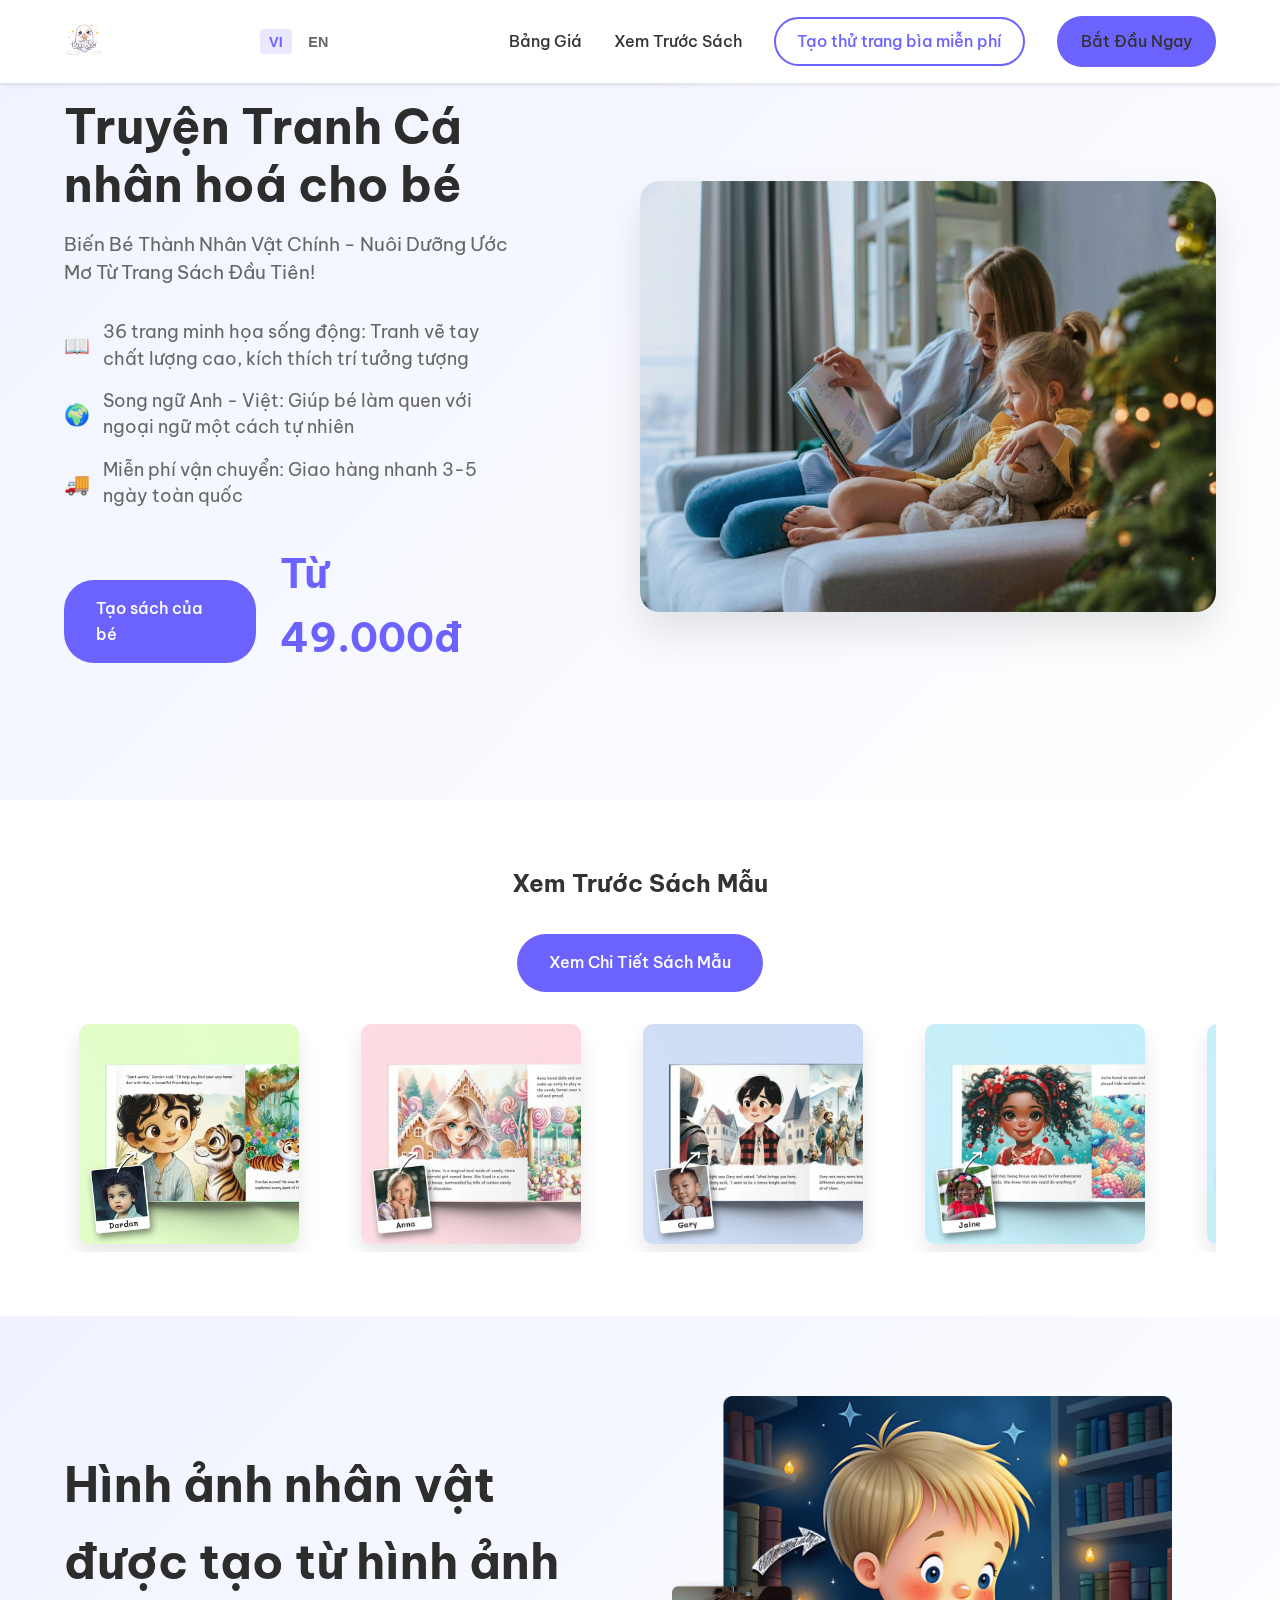
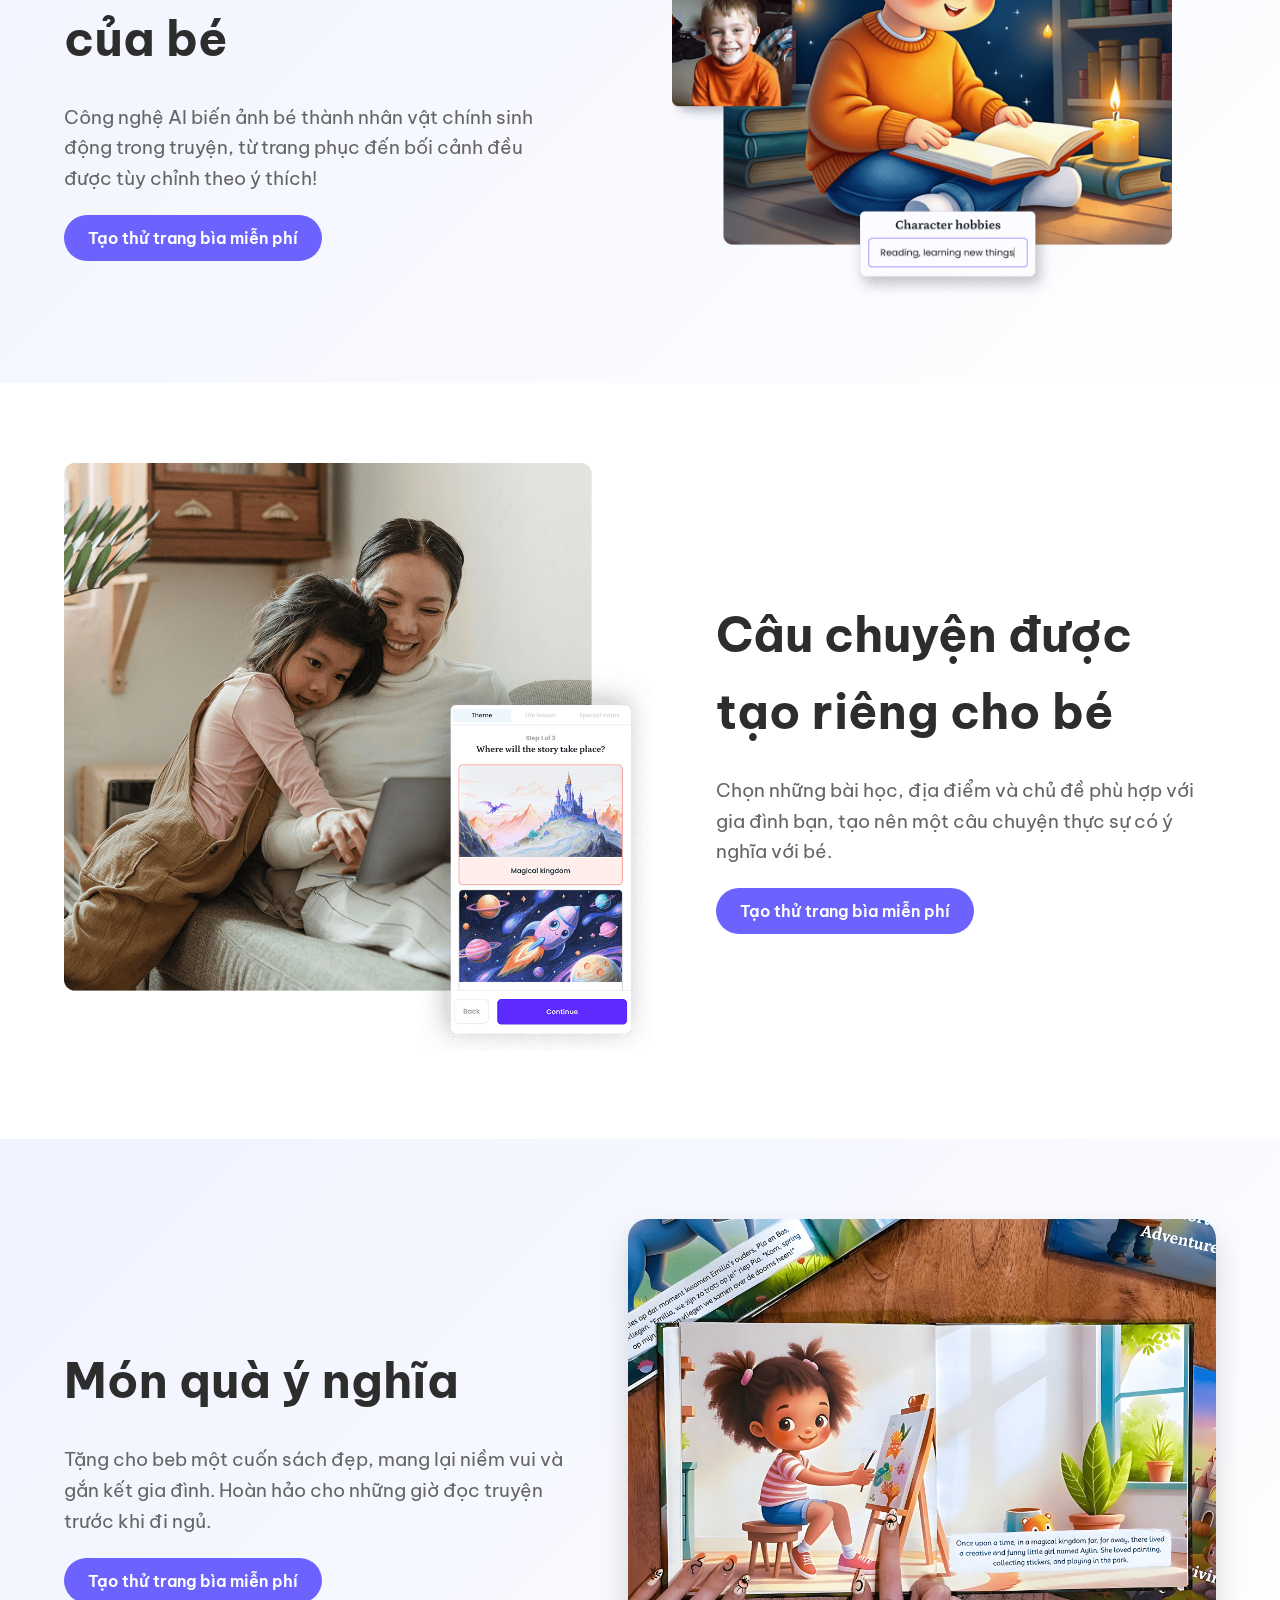
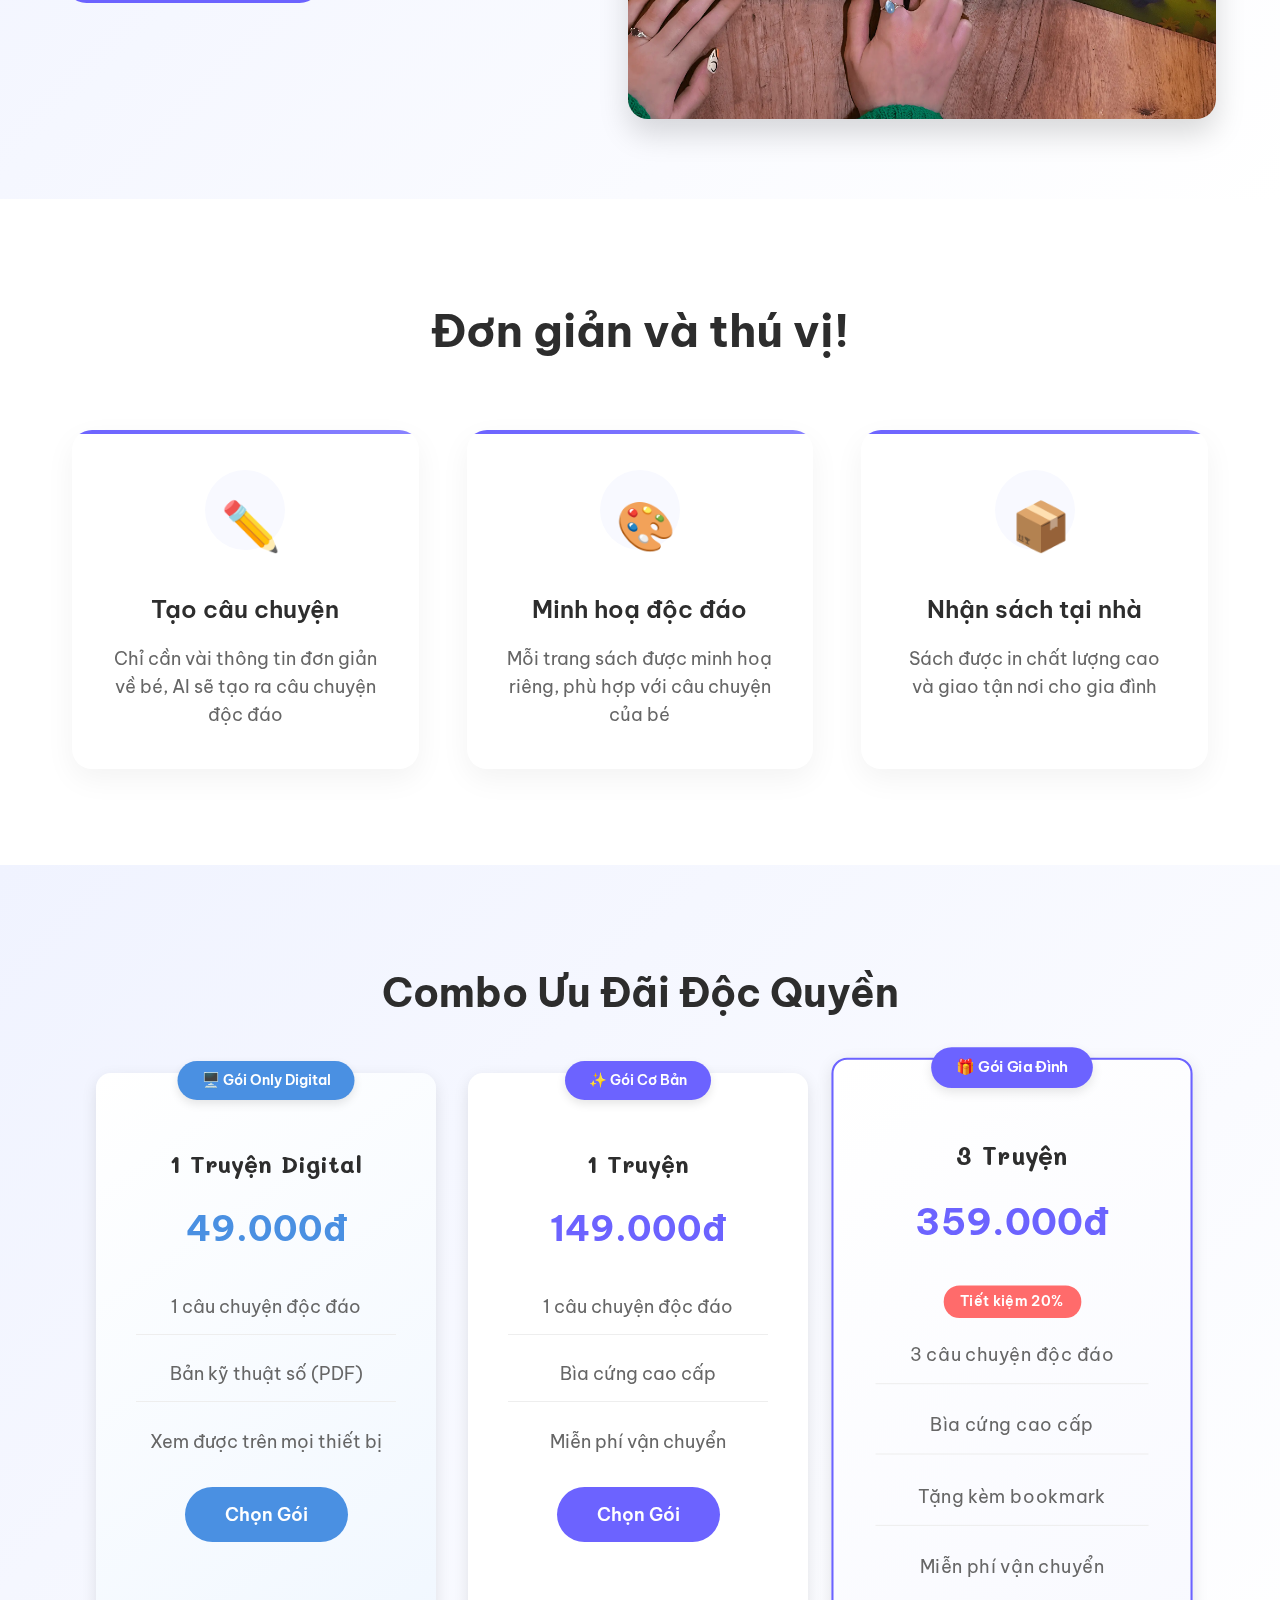
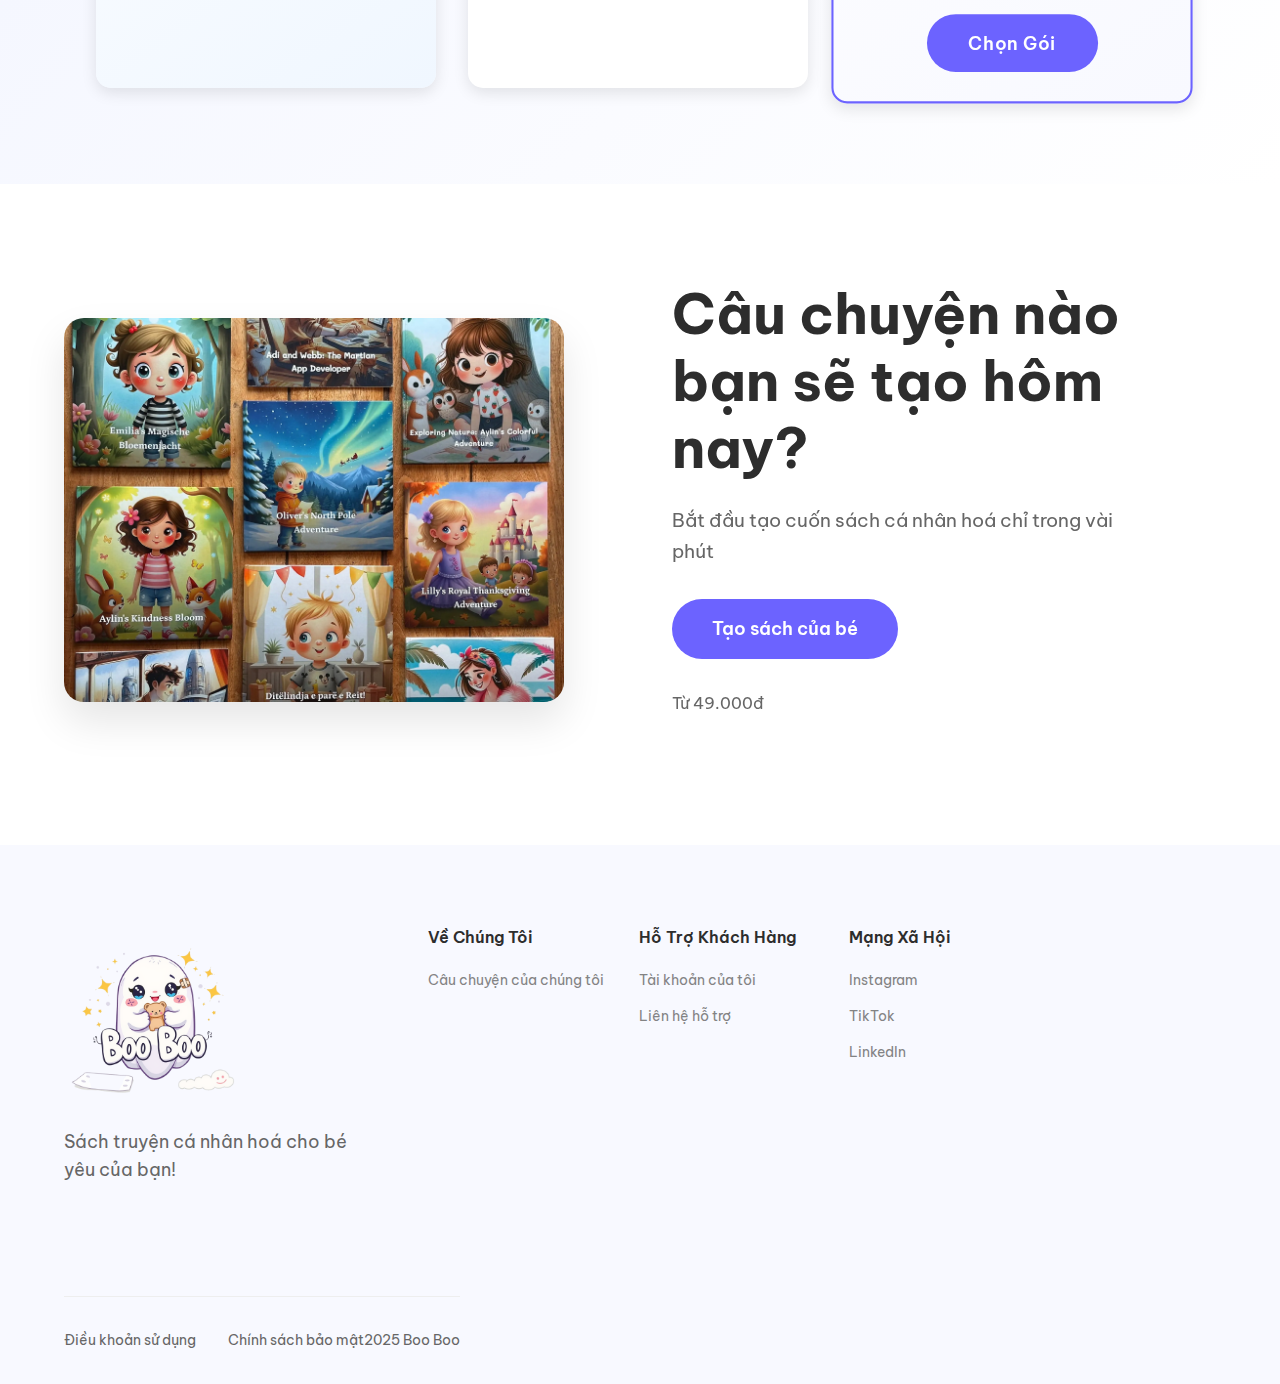
<file: index.html>
<!DOCTYPE html>
<html lang="vi">
<head>
    <meta charset="UTF-8">
    <meta name="viewport" content="width=device-width, initial-scale=1.0">
    <title>Boo Boo - Sách Truyện Cá Nhân Hoá Cho Bé</title>
    <meta name="description" content="Tải ảnh lên, chọn cuộc phiêu lưu và chúng tôi sẽ tạo ra một cuốn sách độc nhất vô nhị với bé yêu của bạn là nhân vật chính.">
    
    <!-- Google Fonts -->
    <link rel="preconnect" href="https://fonts.googleapis.com">
    <link rel="preconnect" href="https://fonts.gstatic.com" crossorigin>
    <link href="https://fonts.googleapis.com/css2?family=Alex+Brush&family=Gudea:wght@400;700&family=Happy+Monkey&family=Londrina+Shadow&family=Mali:wght@500;600;700&family=Mansalva&family=Merriweather:wght@400;700&family=Mooli&family=Petrona:wght@400;500;600;700&family=Poppins:wght@400;500;600;700&family=Silkscreen:wght@400;700&family=Be+Vietnam+Pro:wght@400;500;600;700&display=swap" rel="stylesheet">
    
    <!-- Custom CSS -->
    <link rel="stylesheet" href="styles.css">
</head>
<body>
    <header>
        <nav>
            <div class="logo">
                <img src="assets/logo.png" alt="Boo Boo Logo">
            </div>
            <div class="nav-links">
                <a href="#pricing" data-i18n="nav_pricing">Bảng Giá</a>
                <a href="example.html" data-i18n="nav_preview">Xem Trước Sách</a>
                <a href="http://m.me/booboocomic" class="login-btn" target="_blank" data-i18n="nav_free_cover">Tạo thử trang bìa miễn phí</a>
                <a href="http://m.me/booboocomic" class="cta-btn" target="_blank" data-i18n="nav_start">Bắt Đầu Ngay</a>
            </div>
        </nav>
    </header>

    <main>
        <section class="hero">
            <div class="hero-content">
                <div class="hero-text">
                    <h1 data-i18n="hero_title">Truyện Tranh Cá nhân hoá cho bé</h1>
                    <p data-i18n="hero_subtitle">Biến Bé Thành Nhân Vật Chính - Nuôi Dưỡng Ước Mơ Từ Trang Sách Đầu Tiên!</p>
                    <div class="hero-features">
                        <div class="feature">
                            <span class="icon">📖</span>
                            <span data-i18n="hero_feature1"><strong>36 trang minh họa sống động:</strong> Tranh vẽ tay chất lượng cao, kích thích trí tưởng tượng</span>
                        </div>
                        <div class="feature">
                            <span class="icon">🌍</span>
                            <span data-i18n="hero_feature2"><strong>Song ngữ Anh - Việt:</strong> Giúp bé làm quen với ngoại ngữ một cách tự nhiên</span>
                        </div>
                        <div class="feature">
                            <span class="icon">🚚</span>
                            <span data-i18n="hero_feature3"><strong>Miễn phí vận chuyển:</strong> Giao hàng nhanh 3-5 ngày toàn quốc</span>
                        </div>
                    </div>
                    <div class="cta-buttons">
                        <a href="http://m.me/booboocomic" class="button primary" target="_blank" data-i18n="hero_cta">Tạo sách của bé</a>
                        <span class="price" data-i18n="hero_price">Từ 49.000đ</span>
                    </div>
                </div>
                <div class="hero-image">
                    <img src="assets/hero.jpeg" alt="Sách truyện cá nhân hoá">
                </div>
            </div>
        </section>

        <section class="book-examples">
            <h2 style="text-align: center; margin-bottom: 2rem;" data-i18n="preview_title">Xem Trước Sách Mẫu</h2>
            <div class="view-example-link" style="text-align: center; margin-bottom: 2rem;">
                <a href="example.html" class="button primary" style="display: inline-block;" data-i18n="preview_button">Xem Chi Tiết Sách Mẫu</a>
            </div>
            <div class="book-slider">
                <div class="book-track">
                    <div class="book-item">
                        <img src="assets/book1.jpeg" alt="Mẫu sách 1" class="book-cover">
                    </div>
                    <div class="book-item">
                        <img src="assets/book2.jpeg" alt="Mẫu sách 2" class="book-cover">
                    </div>
                    <div class="book-item">
                        <img src="assets/book3.jpeg" alt="Mẫu sách 3" class="book-cover">
                    </div>
                    <div class="book-item">
                        <img src="assets/book4.jpeg" alt="Mẫu sách 4" class="book-cover">
                    </div>
                    <div class="book-item">
                        <img src="assets/book5.jpeg" alt="Mẫu sách 5" class="book-cover">
                    </div>
                    <!-- Duplicate items for infinite scroll -->
                    <div class="book-item">
                        <img src="assets/book1.jpeg" alt="Mẫu sách 1" class="book-cover">
                    </div>
                    <div class="book-item">
                        <img src="assets/book2.jpeg" alt="Mẫu sách 2" class="book-cover">
                    </div>
                    <div class="book-item">
                        <img src="assets/book3.jpeg" alt="Mẫu sách 3" class="book-cover">
                    </div>
                    <div class="book-item">
                        <img src="assets/book4.jpeg" alt="Mẫu sách 4" class="book-cover">
                    </div>
                    <div class="book-item">
                        <img src="assets/book5.jpeg" alt="Mẫu sách 5" class="book-cover">
                    </div>
                </div>
            </div>
        </section>

        <section class="child-star">
            <div class="child-star-content">
                <div class="text-content">
                    <h2 data-i18n="child_star_title">Hình ảnh nhân vật được tạo từ hình ảnh của bé</h2>
                    <p data-i18n="child_star_desc">Công nghệ AI biến ảnh bé thành nhân vật chính sinh động trong truyện, từ trang phục đến bối cảnh đều được tùy chỉnh theo ý thích!</p>
                    <a href="http://m.me/booboocomic" class="cta-btn" target="_blank" data-i18n="child_star_cta">Tạo thử trang bìa miễn phí</a>
                </div>
                <div class="image-content">
                    <div class="main-illustration">
                        <img src="assets/reading-child.png" alt="Hình ảnh bé đọc sách">
                    </div>
                </div>
            </div>
        </section>

        <section class="story-made">
            <div class="story-made-content">
                <div class="image-content">
                    <div class="device-mockup">
                        <img src="assets/mother-child.png" alt="Hình ảnh mẹ và bé sử dụng ứng dụng" class="main-image">
                    </div>
                </div>
                <div class="text-content">
                    <h2 data-i18n="story_made_title">Câu chuyện được tạo riêng cho bé</h2>
                    <p data-i18n="story_made_desc">Chọn những bài học, địa điểm và chủ đề phù hợp với gia đình bạn, tạo nên một câu chuyện thực sự có ý nghĩa với bé.</p>
                    <a href="http://m.me/booboocomic" class="cta-btn" target="_blank" data-i18n="story_made_cta">Tạo thử trang bìa miễn phí</a>
                </div>
            </div>
        </section>

        <section class="gift-treasure">
            <div class="gift-treasure-content">
                <div class="text-content">
                    <h2 data-i18n="gift_title">Món quà ý nghĩa</h2>
                    <p data-i18n="gift_desc">Tặng cho beb một cuốn sách đẹp, mang lại niềm vui và gắn kết gia đình. Hoàn hảo cho những giờ đọc truyện trước khi đi ngủ.</p>
                    <a href="http://m.me/booboocomic" class="cta-btn" target="_blank" data-i18n="gift_cta">Tạo thử trang bìa miễn phí</a>
                </div>
                <div class="image-content">
                    <div class="book-showcase">
                        <div class="book-overlay">
                            <img src="assets/book-spread.jpeg" alt="Hình ảnh minh hoạ trong sách" class="main-book">
                        </div>
                    </div>
                </div>
            </div>
        </section>

        <section class="simple-fun">
            <h2 data-i18n="simple_fun_title">Đơn giản và thú vị!</h2>
            <div class="steps-container">
                <div class="step">
                    <div class="step-icon">✏️</div>
                    <h3 data-i18n="step1_title">Tạo câu chuyện</h3>
                    <p data-i18n="step1_desc">Chỉ cần vài thông tin đơn giản về bé, AI sẽ tạo ra câu chuyện độc đáo</p>
                </div>
                <div class="step">
                    <div class="step-icon">🎨</div>
                    <h3 data-i18n="step2_title">Minh hoạ độc đáo</h3>
                    <p data-i18n="step2_desc">Mỗi trang sách được minh hoạ riêng, phù hợp với câu chuyện của bé</p>
                </div>
                <div class="step">
                    <div class="step-icon">📦</div>
                    <h3 data-i18n="step3_title">Nhận sách tại nhà</h3>
                    <p data-i18n="step3_desc">Sách được in chất lượng cao và giao tận nơi cho gia đình</p>
                </div>
            </div>
        </section>

        <section id="pricing" class="pricing">
            <h2>Combo Ưu Đãi Độc Quyền</h2>
            <div class="pricing-cards">
                <div class="pricing-card digital">
                    <div class="card-badge">🖥️ Gói Only Digital</div>
                    <h3>1 Truyện Digital</h3>
                    <p class="price">49.000đ</p>
                    <ul>
                        <li>1 câu chuyện độc đáo</li>
                        <li>Bản kỹ thuật số (PDF)</li>
                        <li>Xem được trên mọi thiết bị</li>
                    </ul>
                    <a href="http://m.me/booboocomic" class="cta-btn" target="_blank">Chọn Gói</a>
                </div>

                <div class="pricing-card">
                    <div class="card-badge">✨ Gói Cơ Bản</div>
                    <h3>1 Truyện</h3>
                    <p class="price">149.000đ</p>
                    <ul>
                        <li>1 câu chuyện độc đáo</li>
                        <li>Bìa cứng cao cấp</li>
                        <li>Miễn phí vận chuyển</li>
                    </ul>
                    <a href="http://m.me/booboocomic" class="cta-btn" target="_blank">Chọn Gói</a>
                </div>

                <div class="pricing-card featured">
                    <div class="card-badge">🎁 Gói Gia Đình</div>
                    <h3>3 Truyện</h3>
                    <p class="price">359.000đ</p>
                    <div class="savings-badge">Tiết kiệm 20%</div>
                    <ul>
                        <li>3 câu chuyện độc đáo</li>
                        <li>Bìa cứng cao cấp</li>
                        <li>Tặng kèm bookmark</li>
                        <li>Miễn phí vận chuyển</li>
                    </ul>
                    <a href="http://m.me/booboocomic" class="cta-btn" target="_blank">Chọn Gói</a>
                </div>
            </div>
        </section>

        <section class="cta-section">
            <div class="cta-container">
                <div class="cta-content">
                    <div class="book-grid">
                        <img src="assets/cta.jpg" alt="Sách truyện cá nhân hoá" class="book-cover">
                    </div>
                    <div class="cta-text">
                        <h2>Câu chuyện nào bạn sẽ tạo hôm nay?</h2>
                        <p>Bắt đầu tạo cuốn sách cá nhân hoá chỉ trong vài phút</p>
                        <a href="http://m.me/booboocomic" class="cta-btn" target="_blank">Tạo sách của bé</a>
                        <p class="price-text">Từ 49.000đ</p>
                    </div>
                </div>
            </div>
        </section>
    </main>

    <footer>
        <div class="footer-content">
            <div class="footer-main">
                <div class="footer-brand">
                    <img src="assets/logo.png" alt="Boo Boo">
                    <p data-i18n="footer_tagline">Sách truyện cá nhân hoá cho bé yêu của bạn!</p>
                </div>
                
                <div class="footer-links">
                    <div class="footer-column">
                        <h3 data-i18n="footer_about">Về Chúng Tôi</h3>
                        <ul>
                            <li><a href="#" data-i18n="footer_story">Câu chuyện của chúng tôi</a></li>
                        </ul>
                    </div>
                    
                    <div class="footer-column">
                        <h3 data-i18n="footer_support">Hỗ Trợ Khách Hàng</h3>
                        <ul>
                            <li><a href="#" data-i18n="footer_account">Tài khoản của tôi</a></li>
                            <li><a href="#" data-i18n="footer_contact">Liên hệ hỗ trợ</a></li>
                        </ul>
                    </div>
                    
                    <div class="footer-column">
                        <h3 data-i18n="footer_social">Mạng Xã Hội</h3>
                        <ul>
                            <li><a href="#">Instagram</a></li>
                            <li><a href="#">TikTok</a></li>
                            <li><a href="#">LinkedIn</a></li>
                        </ul>
                    </div>
                </div>
            </div>
            
            <div class="footer-bottom">
                <div class="legal-links">
                    <a href="#" data-i18n="footer_terms">Điều khoản sử dụng</a>
                    <a href="#" data-i18n="footer_privacy">Chính sách bảo mật</a>
                </div>
                <p class="copyright"> <span data-i18n="footer_copyright">2025 Boo Boo</span></p>
            </div>
        </div>
    </footer>

    <!-- Custom JavaScript -->
    <script src="main.js"></script>
    <script src="language.js"></script>
</body>
</html>
</file>
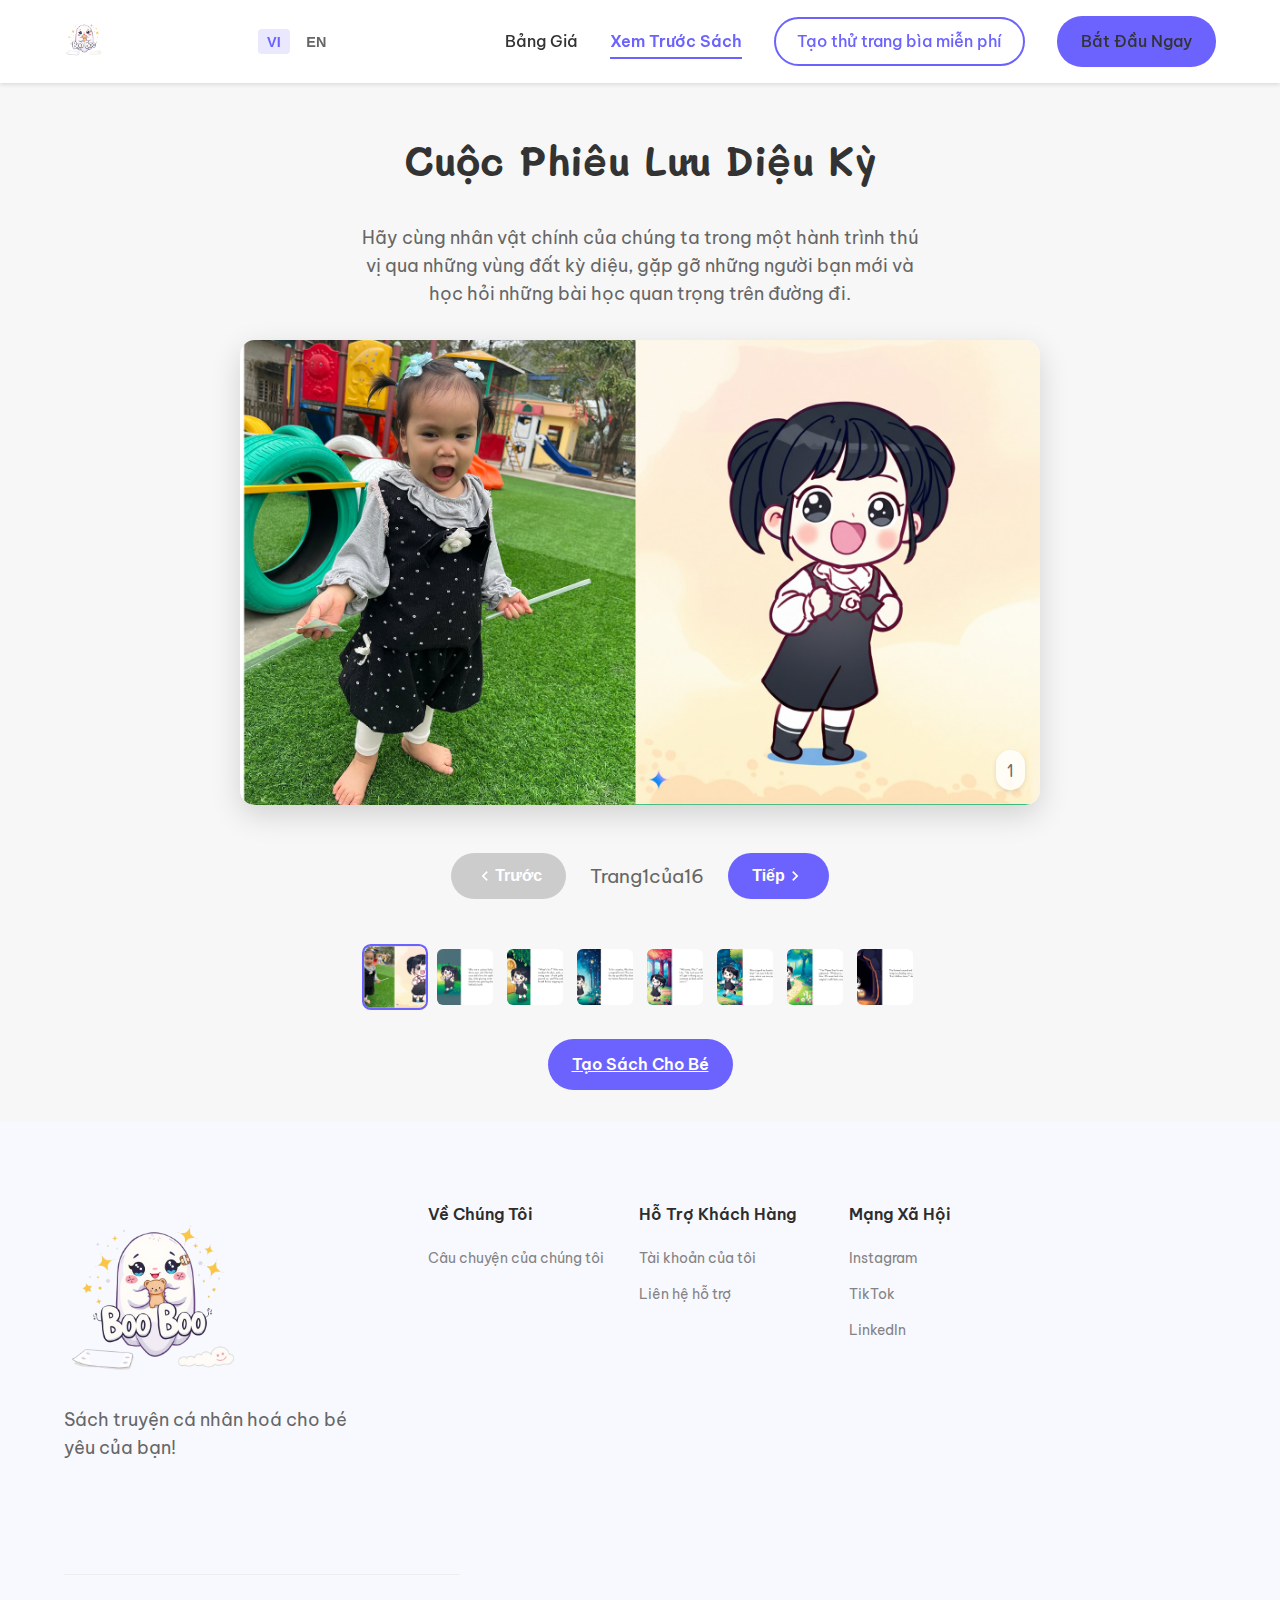
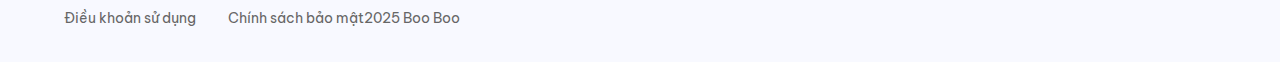
<file: example.html>
<!DOCTYPE html>
<html lang="vi">
<head>
    <meta charset="UTF-8">
    <meta name="viewport" content="width=device-width, initial-scale=1.0">
    <title>Boo Boo - Xem Trước Sách Truyện</title>
    <meta name="description" content="Xem trước các trang sách truyện cá nhân hoá cho bé yêu của bạn.">
    
    <!-- Google Fonts -->
    <link rel="preconnect" href="https://fonts.googleapis.com">
    <link rel="preconnect" href="https://fonts.gstatic.com" crossorigin>
    <link href="https://fonts.googleapis.com/css2?family=Alex+Brush&family=Gudea:wght@400;700&family=Happy+Monkey&family=Londrina+Shadow&family=Mali:wght@500;600;700&family=Mansalva&family=Merriweather:wght@400;700&family=Mooli&family=Petrona:wght@400;500;600;700&family=Poppins:wght@400;500;600;700&family=Silkscreen:wght@400;700&family=Be+Vietnam+Pro:wght@400;500;600;700&display=swap" rel="stylesheet">
    
    <!-- Custom CSS -->
    <link rel="stylesheet" href="styles.css">
    <style>
        body {
            background-color: #f7f7f7;
            font-family: 'Be Vietnam Pro', sans-serif;
        }
        
        /* Book Viewer Styles */
        .book-viewer {
            max-width: 1000px;
            margin: 0 auto;
            padding: 80px 0 0;
            min-height: calc(100vh - 200px);
            display: flex;
            flex-direction: column;
        }
        
        .book-container {
            flex: 1;
            display: flex;
            flex-direction: column;
            align-items: center;
            justify-content: flex-start;
            padding: 2rem 1rem;
        }
        
        .book-title {
            text-align: center;
            margin-bottom: 2rem;
            font-family: 'Mali', cursive;
            font-size: 2.5rem;
            color: #333;
            font-weight: 700;
            padding-top: 1rem;
        }
        
        .book-content {
            width: 100%;
            max-width: 800px;
            position: relative;
        }
        
        .book-page {
            display: none;
            background: white;
            border-radius: 15px;
            box-shadow: 0 10px 30px rgba(0, 0, 0, 0.15);
            overflow: hidden;
            position: relative;
            margin: 0 auto;
        }
        
        .book-page.active {
            display: block;
        }
        
        .book-page img {
            width: 100%;
            height: auto;
            display: block;
        }
        
        .page-number {
            position: absolute;
            bottom: 15px;
            right: 15px;
            font-family: 'Mali', cursive;
            color: #666;
            font-size: 1.2rem;
            padding: 5px 10px;
            background: rgba(255, 255, 255, 0.8);
            border-radius: 15px;
            box-shadow: 0 2px 5px rgba(0, 0, 0, 0.1);
        }
        
        .book-navigation {
            display: flex;
            justify-content: center;
            align-items: center;
            margin-top: 2rem;
            gap: 1.5rem;
            padding: 1rem;
        }
        
        .nav-button {
            background: #6C63FF;
            color: white;
            border: none;
            padding: 0.8rem 1.5rem;
            border-radius: 30px;
            font-size: 1rem;
            font-weight: 600;
            cursor: pointer;
            transition: all 0.3s ease;
            display: flex;
            align-items: center;
            justify-content: center;
        }
        
        .nav-button:hover {
            background: #5b52ff;
            transform: translateY(-2px);
        }
        
        .nav-button:disabled {
            background: #ccc;
            cursor: not-allowed;
            transform: none;
        }
        
        .nav-button svg {
            width: 20px;
            height: 20px;
            fill: currentColor;
        }
        
        .page-indicator {
            display: flex;
            align-items: center;
            justify-content: center;
            font-family: 'Be Vietnam Pro', sans-serif;
            font-size: 1.2rem;
            color: #666;
            min-width: 100px;
        }
        
        .page-thumbnails {
            display: flex;
            justify-content: center;
            flex-wrap: wrap;
            gap: 10px;
            margin-top: 2rem;
            max-width: 800px;
        }
        
        .page-thumbnail {
            width: 60px;
            height: 60px;
            border-radius: 8px;
            overflow: hidden;
            cursor: pointer;
            border: 2px solid transparent;
            transition: all 0.2s ease;
        }
        
        .page-thumbnail.active {
            border-color: #6C63FF;
            transform: scale(1.1);
        }
        
        .page-thumbnail:hover {
            transform: scale(1.1);
        }
        
        .page-thumbnail img {
            width: 100%;
            height: 100%;
            object-fit: cover;
        }
        
        .book-cover {
            position: relative;
            margin-bottom: 2rem;
            max-width: 500px;
            border-radius: 15px;
            overflow: hidden;
            box-shadow: 0 15px 40px rgba(0, 0, 0, 0.2);
        }
        
        .book-cover img {
            width: 100%;
            display: block;
        }
        
        .start-reading {
            background: #6C63FF;
            color: white;
            border: none;
            padding: 1rem 2rem;
            border-radius: 30px;
            font-size: 1.2rem;
            font-weight: 600;
            cursor: pointer;
            transition: all 0.3s ease;
            margin-top: 1.5rem;
            display: inline-block;
        }
        
        .start-reading:hover {
            background: #5b52ff;
            transform: translateY(-3px);
        }
        
        .book-intro {
            text-align: center;
            max-width: 600px;
            margin: 0 auto 2rem;
            padding: 0 1rem;
        }
        
        .book-intro p {
            font-size: 1.1rem;
            color: #666;
            line-height: 1.6;
        }
        
        @media (max-width: 768px) {
            .book-title {
                font-size: 2rem;
                margin-bottom: 1.5rem;
            }
            
            .book-navigation {
                gap: 0.8rem;
            }
            
            .nav-button {
                padding: 0.7rem 1.2rem;
                font-size: 0.9rem;
            }
            
            .page-indicator {
                font-size: 1rem;
                min-width: 80px;
            }
            
            .page-thumbnails {
                gap: 8px;
            }
            
            .page-thumbnail {
                width: 50px;
                height: 50px;
            }
        }
    </style>
</head>
<body>
    <header>
        <nav>
            <div class="logo">
                <a href="index.html">
                    <img src="assets/logo.png" alt="Boo Boo Logo">
                </a>
            </div>
            <div class="nav-links">
                <a href="index.html#pricing" data-i18n="nav_pricing">Bảng Giá</a>
                <a href="example.html" class="active" data-i18n="nav_preview">Xem Trước Sách</a>
                <a href="http://m.me/booboocomic" class="login-btn" target="_blank" data-i18n="nav_free_cover">Tạo thử trang bìa miễn phí</a>
                <a href="http://m.me/booboocomic" class="cta-btn" target="_blank" data-i18n="nav_start">Bắt Đầu Ngay</a>
            </div>
        </nav>
    </header>

    <main>
        <section class="book-viewer">
            <div class="book-container">
                <h2 class="book-title" data-i18n="book_title">Cuộc Phiêu Lưu Kỳ Thú</h2>
                
                <div class="book-intro">
                    <p data-i18n="book_intro">Hãy tưởng tượng bé yêu của bạn là nhân vật chính trong cuộc phiêu lưu kỳ thú này. Mỗi trang sách là một kỷ niệm đáng nhớ!</p>
                </div>
                
                <!-- Book Content -->
                <div id="bookContent" class="book-content">
                    <!-- Page 1 -->
                    <div class="book-page active" data-page="1">
                        <img src="assets/book_example/Group 1.png" alt="Trang sách 1">
                        <div class="page-number">1</div>
                    </div>
                    
                    <!-- Page 2 -->
                    <div class="book-page" data-page="2">
                        <img src="assets/book_example/Group 3.png" alt="Trang sách 2">
                        <div class="page-number">2</div>
                    </div>
                    
                    <!-- Page 3 -->
                    <div class="book-page" data-page="3">
                        <img src="assets/book_example/Group 4.png" alt="Trang sách 3">
                        <div class="page-number">3</div>
                    </div>
                    
                    <!-- Page 4 -->
                    <div class="book-page" data-page="4">
                        <img src="assets/book_example/Group 5.png" alt="Trang sách 4">
                        <div class="page-number">4</div>
                    </div>
                    
                    <!-- Page 5 -->
                    <div class="book-page" data-page="5">
                        <img src="assets/book_example/Group 7.png" alt="Trang sách 5">
                        <div class="page-number">5</div>
                    </div>
                    
                    <!-- Page 6 -->
                    <div class="book-page" data-page="6">
                        <img src="assets/book_example/Group 8.png" alt="Trang sách 6">
                        <div class="page-number">6</div>
                    </div>
                    
                    <!-- Page 7 -->
                    <div class="book-page" data-page="7">
                        <img src="assets/book_example/Group 9.png" alt="Trang sách 7">
                        <div class="page-number">7</div>
                    </div>
                    
                    <!-- Page 8 -->
                    <div class="book-page" data-page="8">
                        <img src="assets/book_example/Group 10.png" alt="Trang sách 8">
                        <div class="page-number">8</div>
                    </div>
                    
                    <!-- Page 9 -->
                    <div class="book-page" data-page="9">
                        <img src="assets/book_example/Group 11.png" alt="Trang sách 9">
                        <div class="page-number">9</div>
                    </div>
                    
                    <!-- Page 10 -->
                    <div class="book-page" data-page="10">
                        <img src="assets/book_example/Group 12.png" alt="Trang sách 10">
                        <div class="page-number">10</div>
                    </div>
                    
                    <!-- Page 11 -->
                    <div class="book-page" data-page="11">
                        <img src="assets/book_example/Group 13.png" alt="Trang sách 11">
                        <div class="page-number">11</div>
                    </div>
                    
                    <!-- Page 12 -->
                    <div class="book-page" data-page="12">
                        <img src="assets/book_example/Group 14.png" alt="Trang sách 12">
                        <div class="page-number">12</div>
                    </div>
                    
                    <!-- Page 13 -->
                    <div class="book-page" data-page="13">
                        <img src="assets/book_example/Group 15.png" alt="Trang sách 13">
                        <div class="page-number">13</div>
                    </div>
                    
                    <!-- Page 14 -->
                    <div class="book-page" data-page="14">
                        <img src="assets/book_example/Group 16.png" alt="Trang sách 14">
                        <div class="page-number">14</div>
                    </div>
                    
                    <!-- Page 15 -->
                    <div class="book-page" data-page="15">
                        <img src="assets/book_example/Group 17.png" alt="Trang sách 15">
                        <div class="page-number">15</div>
                    </div>
                    
                    <!-- Page 16 -->
                    <div class="book-page" data-page="16">
                        <img src="assets/book_example/Group 18.png" alt="Trang sách 16">
                        <div class="page-number">16</div>
                    </div>
                    
                    <!-- Navigation Controls -->
                    <div class="book-navigation">
                        <button id="prevPage" class="nav-button" disabled>
                            <svg xmlns="http://www.w3.org/2000/svg" viewBox="0 0 24 24"><path d="M15.41 7.41L14 6l-6 6 6 6 1.41-1.41L10.83 12z"/></svg>
                            <span data-i18n="prev_page">Trước</span>
                        </button>
                        <div class="page-indicator">
                            <span data-i18n="page_of">Trang</span> <span id="currentPage">1</span> <span data-i18n="of_pages">của</span> <span id="totalPages">16</span>
                        </div>
                        <button id="nextPage" class="nav-button">
                            <span data-i18n="next_page">Tiếp</span>
                            <svg xmlns="http://www.w3.org/2000/svg" viewBox="0 0 24 24"><path d="M10 6L8.59 7.41 13.17 12l-4.58 4.59L10 18l6-6z"/></svg>
                        </button>
                    </div>
                    
                    <!-- Page Thumbnails -->
                    <div class="page-thumbnails">
                        <div class="page-thumbnail active" data-page="1">
                            <img src="assets/book_example/Group 1.png" alt="Thumbnail 1">
                        </div>
                        <div class="page-thumbnail" data-page="2">
                            <img src="assets/book_example/Group 3.png" alt="Thumbnail 2">
                        </div>
                        <div class="page-thumbnail" data-page="3">
                            <img src="assets/book_example/Group 4.png" alt="Thumbnail 3">
                        </div>
                        <div class="page-thumbnail" data-page="4">
                            <img src="assets/book_example/Group 5.png" alt="Thumbnail 4">
                        </div>
                        <div class="page-thumbnail" data-page="5">
                            <img src="assets/book_example/Group 7.png" alt="Thumbnail 5">
                        </div>
                        <div class="page-thumbnail" data-page="6">
                            <img src="assets/book_example/Group 8.png" alt="Thumbnail 6">
                        </div>
                        <div class="page-thumbnail" data-page="7">
                            <img src="assets/book_example/Group 9.png" alt="Thumbnail 7">
                        </div>
                        <div class="page-thumbnail" data-page="8">
                            <img src="assets/book_example/Group 10.png" alt="Thumbnail 8">
                        </div>
                    </div>
                </div>
                
                <div class="cta-buttons" style="margin-top: 2rem;">
                    <a href="http://m.me/booboocomic" class="nav-button" target="_blank" data-i18n="create_book">Tạo Sách Cho Bé</a>
                </div>
            </div>
        </section>
    </main>

    <footer>
        <div class="footer-content">
            <div class="footer-main">
                <div class="footer-brand">
                    <img src="assets/logo.png" alt="Boo Boo">
                    <p data-i18n="footer_tagline">Sách truyện cá nhân hoá cho bé yêu của bạn!</p>
                </div>
                
                <div class="footer-links">
                    <div class="footer-column">
                        <h3 data-i18n="footer_about">Về Chúng Tôi</h3>
                        <ul>
                            <li><a href="#" data-i18n="footer_story">Câu chuyện của chúng tôi</a></li>
                        </ul>
                    </div>
                    
                    <div class="footer-column">
                        <h3 data-i18n="footer_support">Hỗ Trợ Khách Hàng</h3>
                        <ul>
                            <li><a href="#" data-i18n="footer_account">Tài khoản của tôi</a></li>
                            <li><a href="#" data-i18n="footer_contact">Liên hệ hỗ trợ</a></li>
                        </ul>
                    </div>
                    
                    <div class="footer-column">
                        <h3 data-i18n="footer_social">Mạng Xã Hội</h3>
                        <ul>
                            <li><a href="#">Instagram</a></li>
                            <li><a href="#">TikTok</a></li>
                            <li><a href="#">LinkedIn</a></li>
                        </ul>
                    </div>
                </div>
            </div>
            
            <div class="footer-bottom">
                <div class="legal-links">
                    <a href="#" data-i18n="footer_terms">Điều khoản sử dụng</a>
                    <a href="#" data-i18n="footer_privacy">Chính sách bảo mật</a>
                </div>
                <p class="copyright"> <span data-i18n="footer_copyright">2025 Boo Boo</span></p>
            </div>
        </div>
    </footer>

    <!-- Custom JS -->
    <script src="main.js"></script>
    <script src="language.js"></script>
    <script>
        document.addEventListener('DOMContentLoaded', function() {
            // Book elements
            const bookContent = document.getElementById('bookContent');
            const prevPageBtn = document.getElementById('prevPage');
            const nextPageBtn = document.getElementById('nextPage');
            const currentPageSpan = document.getElementById('currentPage');
            const totalPagesSpan = document.getElementById('totalPages');
            const bookPages = document.querySelectorAll('.book-page');
            const pageThumbnails = document.querySelectorAll('.page-thumbnail');
            
            // Set total pages
            const totalPages = bookPages.length;
            totalPagesSpan.textContent = totalPages;
            
            // Current page tracker
            let currentPage = 1;
            
            // Function to update page display
            function showPage(pageNumber) {
                // Hide all pages
                bookPages.forEach(page => {
                    page.classList.remove('active');
                });
                
                // Show current page
                const pageToShow = document.querySelector(`.book-page[data-page="${pageNumber}"]`);
                if (pageToShow) {
                    pageToShow.classList.add('active');
                }
                
                // Update page indicator
                currentPageSpan.textContent = pageNumber;
                
                // Update thumbnails
                pageThumbnails.forEach(thumb => {
                    thumb.classList.remove('active');
                    if (parseInt(thumb.dataset.page) === pageNumber) {
                        thumb.classList.add('active');
                    }
                });
                
                // Update navigation buttons
                prevPageBtn.disabled = pageNumber === 1;
                nextPageBtn.disabled = pageNumber === totalPages;
            }
            
            // Previous page button
            prevPageBtn.addEventListener('click', function() {
                if (currentPage > 1) {
                    currentPage--;
                    showPage(currentPage);
                }
            });
            
            // Next page button
            nextPageBtn.addEventListener('click', function() {
                if (currentPage < totalPages) {
                    currentPage++;
                    showPage(currentPage);
                }
            });
            
            // Thumbnail navigation
            pageThumbnails.forEach(thumb => {
                thumb.addEventListener('click', function() {
                    currentPage = parseInt(this.dataset.page);
                    showPage(currentPage);
                });
            });
            
            // Keyboard navigation
            document.addEventListener('keydown', function(e) {
                if (e.key === 'ArrowLeft' && currentPage > 1) {
                    currentPage--;
                    showPage(currentPage);
                } else if (e.key === 'ArrowRight' && currentPage < totalPages) {
                    currentPage++;
                    showPage(currentPage);
                }
            });
            
            // Swipe navigation for touch devices
            let touchStartX = 0;
            let touchEndX = 0;
            
            bookContent.addEventListener('touchstart', function(e) {
                touchStartX = e.changedTouches[0].screenX;
            }, false);
            
            bookContent.addEventListener('touchend', function(e) {
                touchEndX = e.changedTouches[0].screenX;
                handleSwipe();
            }, false);
            
            function handleSwipe() {
                const swipeThreshold = 50; // Minimum distance for swipe
                
                if (touchEndX < touchStartX - swipeThreshold && currentPage < totalPages) {
                    // Swipe left - next page
                    currentPage++;
                    showPage(currentPage);
                } else if (touchEndX > touchStartX + swipeThreshold && currentPage > 1) {
                    // Swipe right - previous page
                    currentPage--;
                    showPage(currentPage);
                }
            }
            
            // Initialize with first page
            showPage(currentPage);
        });
    </script>
</body>
</html>
</file>
<file: styles.css>
.pricing {
    padding: 6rem 0;
    background-color: #f8f9ff;
}

.pricing h2 {
    font-family: 'Be Vietnam Pro', sans-serif;
    font-size: 2.8rem;
    text-align: center;
    margin-bottom: 3rem;
    color: #2d2d2d;
}

.pricing-cards {
    display: grid;
    grid-template-columns: repeat(3, 1fr);
    gap: 2rem;
    max-width: 1200px;
    margin: 0 auto;
    padding: 0 2rem;
}

.pricing-card {
    background: #fff;
    border-radius: 20px;
    padding: 2.5rem;
    text-align: center;
    position: relative;
    transition: transform 0.3s ease;
    box-shadow: 0 10px 30px rgba(0, 0, 0, 0.05);
}

.pricing-card:hover {
    transform: translateY(-5px);
}

.pricing-card.digital {
    background: linear-gradient(145deg, #ffffff 0%, #f0f7ff 100%);
}

.pricing-card.digital .card-badge {
    background: #4A90E2;
}

.pricing-card.digital .price {
    color: #4A90E2;
}

.pricing-card.featured {
    background: linear-gradient(145deg, #ffffff 0%, #f8f9ff 100%);
    border: 2px solid #6C63FF;
    transform: scale(1.05);
}

.pricing-card.featured:hover {
    transform: scale(1.05) translateY(-5px);
}

.card-badge {
    position: absolute;
    top: -12px;
    left: 50%;
    transform: translateX(-50%);
    background: #6C63FF;
    color: white;
    padding: 0.5rem 1.5rem;
    border-radius: 20px;
    font-size: 0.9rem;
    font-weight: 600;
    white-space: nowrap;
    box-shadow: 0 4px 10px rgba(0, 0, 0, 0.1);
}

.savings-badge {
    display: inline-block;
    background: #ff6b6b;
    color: white;
    padding: 0.3rem 1rem;
    border-radius: 15px;
    font-size: 0.85rem;
    font-weight: 600;
    margin: 0.5rem 0;
}

.pricing-card h3 {
    font-family: 'Be Vietnam Pro', sans-serif;
    font-size: 1.8rem;
    color: #2d2d2d;
    margin: 2rem 0 1rem;
}

.pricing-card .price {
    font-size: 2.2rem;
    font-weight: 700;
    color: #6C63FF;
    margin-bottom: 1.5rem;
}

.pricing-card ul {
    list-style: none;
    padding: 0;
    margin: 0 0 2rem;
}

.pricing-card li {
    color: #666;
    padding: 0.8rem 0;
    border-bottom: 1px solid #eee;
    font-size: 1.1rem;
}

.pricing-card li:last-child {
    border-bottom: none;
}

.pricing-card .cta-btn {
    background: #6C63FF;
    color: white;
    border: none;
    padding: 1rem 2.5rem;
    border-radius: 30px;
    font-size: 1.1rem;
    font-weight: 600;
    cursor: pointer;
    transition: all 0.3s ease;
    width: 100%;
}

.pricing-card.digital .cta-btn {
    background: #4A90E2;
}

.pricing-card.digital .cta-btn:hover {
    background: #357abd;
}

.pricing-card .cta-btn:hover {
    background: #5b52ff;
    transform: translateY(-2px);
}

@media (max-width: 1024px) {
    .pricing-cards {
        grid-template-columns: repeat(2, 1fr);
        gap: 2rem;
        padding: 0 1.5rem;
    }

    .pricing-card.featured {
        grid-column: span 2;
    }
}

@media (max-width: 768px) {
    .pricing {
        padding: 4rem 0;
    }

    .pricing h2 {
        font-size: 2.4rem;
        margin-bottom: 2.5rem;
        padding: 0 1rem;
    }

    .pricing-cards {
        grid-template-columns: 1fr;
        max-width: 400px;
        gap: 3rem;
    }

    .pricing-card.featured {
        grid-column: span 1;
    }

    .pricing-card {
        padding: 2rem;
    }

    .card-badge {
        font-size: 0.85rem;
        padding: 0.4rem 1.2rem;
    }
}

/* Testimonials Section */
.testimonials {
    padding: 6rem 5%;
    background: #fff;
}

.testimonials-content {
    max-width: 1200px;
    margin: 0 auto;
}

.testimonials h2 {
    font-size: 2.8rem;
    color: #2d2d2d;
    margin-bottom: 4rem;
    font-family: 'Be Vietnam Pro', sans-serif;
    text-align: center;
}

.reviews-grid {
    display: grid;
    grid-template-columns: repeat(2, 1fr);
    gap: 2.5rem;
    max-width: 1000px;
    margin: 0 auto;
}

.review-card {
    background: white;
    border-radius: 20px;
    overflow: hidden;
    box-shadow: 0 10px 20px rgba(0,0,0,0.05);
    transition: transform 0.3s ease;
}

.review-card:hover {
    transform: translateY(-5px);
}

.video-preview {
    position: relative;
    width: 100%;
    padding-top: 75%; /* 4:3 Aspect Ratio */
    background: #f5f5f5;
}

.video-preview img {
    position: absolute;
    top: 0;
    left: 0;
    width: 100%;
    height: 100%;
    object-fit: cover;
}

.play-button {
    position: absolute;
    top: 50%;
    left: 50%;
    transform: translate(-50%, -50%);
    width: 64px;
    height: 64px;
    background: rgba(255,255,255,0.95);
    border: none;
    border-radius: 50%;
    cursor: pointer;
    display: flex;
    align-items: center;
    justify-content: center;
    font-size: 28px;
    color: #6C63FF;
    transition: all 0.3s ease;
}

.play-button:hover {
    background: white;
    transform: translate(-50%, -50%) scale(1.1);
    box-shadow: 0 5px 15px rgba(108, 99, 255, 0.2);
}

.review-content {
    padding: 2rem;
}

.review-content p {
    font-size: 1.1rem;
    color: #2d2d2d;
    line-height: 1.6;
    margin-bottom: 1.5rem;
}

.review-meta {
    display: flex;
    justify-content: space-between;
    align-items: center;
}

.stars {
    color: #FFD700;
    font-size: 1.2rem;
    letter-spacing: 2px;
}

.reviewer {
    display: flex;
    align-items: center;
    gap: 1rem;
}

.reviewer span {
    color: #666;
    font-size: 1rem;
}

.reviewer img {
    width: 40px;
    height: 40px;
    border-radius: 50%;
    object-fit: cover;
}

@media (max-width: 1024px) {
    .reviews-grid {
        gap: 2rem;
        padding: 0 1rem;
    }
    
    .testimonials h2 {
        font-size: 2.4rem;
        margin-bottom: 3rem;
    }
}

@media (max-width: 768px) {
    .reviews-grid {
        grid-template-columns: 1fr;
        max-width: 500px;
    }
    
    .testimonials {
        padding: 4rem 5%;
    }
    
    .review-content {
        padding: 1.5rem;
    }
    
    .review-content p {
        font-size: 1rem;
        margin-bottom: 1rem;
    }
    
    .testimonials h2 {
        font-size: 2rem;
    }
    
    .video-preview {
        padding-top: 66.67%; /* 3:2 Aspect Ratio for mobile */
    }
}

/* Simple Fun Section */
.simple-fun {
    padding: 6rem 0;
    background-color: #fff;
    text-align: center;
}

.simple-fun h2 {
    font-family: 'Be Vietnam Pro', sans-serif;
    font-size: 2.8rem;
    font-weight: 700;
    color: #2d2d2d;
    margin-bottom: 4rem;
    text-align: center;
}

.steps-container {
    display: grid;
    grid-template-columns: repeat(3, 1fr);
    gap: 3rem;
    max-width: 1200px;
    margin: 0 auto;
    padding: 0 2rem;
}

.step {
    background: #fff;
    padding: 2.5rem;
    border-radius: 20px;
    box-shadow: 0 10px 30px rgba(0, 0, 0, 0.05);
    transition: transform 0.3s ease;
    position: relative;
    overflow: hidden;
}

.step:hover {
    transform: translateY(-5px);
}

.step::before {
    content: '';
    position: absolute;
    top: 0;
    left: 0;
    width: 100%;
    height: 4px;
    background: linear-gradient(90deg, #6C63FF, #8983ff);
}

.step-icon {
    font-size: 3rem;
    margin-bottom: 1.5rem;
    display: inline-block;
    padding: 1rem;
    background: #f8f9ff;
    border-radius: 50%;
    width: 80px;
    height: 80px;
    line-height: 80px;
    text-align: center;
}

.step h3 {
    font-family: 'Be Vietnam Pro', sans-serif;
    font-size: 1.5rem;
    font-weight: 600;
    color: #2d2d2d;
    margin: 1rem 0;
}

.step p {
    color: #666;
    font-size: 1.1rem;
    line-height: 1.6;
    margin: 0;
}

@media (max-width: 1024px) {
    .steps-container {
        grid-template-columns: repeat(2, 1fr);
        gap: 2rem;
    }
}

@media (max-width: 768px) {
    .simple-fun {
        padding: 4rem 0;
    }

    .simple-fun h2 {
        font-size: 2.4rem;
        margin-bottom: 3rem;
    }

    .steps-container {
        grid-template-columns: 1fr;
        max-width: 500px;
    }

    .step {
        padding: 2rem;
    }

    .step-icon {
        font-size: 2.5rem;
        width: 70px;
        height: 70px;
        line-height: 70px;
    }
}

/* Reset and base styles */
* {
    margin: 0;
    padding: 0;
    box-sizing: border-box;
}

body {
    font-family: 'Be Vietnam Pro', sans-serif;
    line-height: 1.6;
    color: #333;
}

/* Navigation */
nav {
    display: flex;
    justify-content: space-between;
    align-items: center;
    padding: 1rem 5%;
    background-color: #fff;
    box-shadow: 0 2px 4px rgba(0,0,0,0.1);
    position: fixed;
    width: 100%;
    top: 0;
    z-index: 1000;
}

/* Language Switcher */
.language-switcher {
    display: flex;
    align-items: center;
    margin-right: 1rem;
}

.language {
    background: none;
    border: none;
    cursor: pointer;
    padding: 0.3rem 0.6rem;
    margin: 0 0.2rem;
    border-radius: 4px;
    transition: all 0.3s ease;
    font-size: 0.9rem;
    font-weight: 600;
    color: #666;
}

.language:hover {
    color: #6c63ff;
    background-color: rgba(108, 99, 255, 0.1);
}

.language.active {
    color: #6c63ff;
    background-color: rgba(108, 99, 255, 0.15);
}

.logo img {
    height: 40px;
}

.nav-links {
    display: flex;
    gap: 2rem;
    align-items: center;
}

.nav-links a {
    text-decoration: none;
    color: #333;
    font-weight: 500;
    transition: color 0.3s ease;
}

.nav-links a:hover {
    color: #6c63ff;
}

.nav-links a.active {
    color: #6c63ff;
    font-weight: 600;
    position: relative;
}

.nav-links a.active::after {
    content: '';
    position: absolute;
    bottom: -5px;
    left: 0;
    width: 100%;
    height: 2px;
    background-color: #6c63ff;
}

/* Buttons */
.cta-btn {
    background-color: #6c63ff;
    color: white;
    padding: 0.8rem 1.5rem;
    border: none;
    border-radius: 25px;
    font-weight: 600;
    cursor: pointer;
    transition: background-color 0.3s ease;
    text-decoration: none;
}

.cta-btn:hover {
    background-color: #5b52e5;
}

.login-btn {
    border: 2px solid #6c63ff;
    padding: 0.6rem 1.3rem;
    border-radius: 25px;
    color: #6c63ff !important;
}

/* Hero Section */
.hero {
    padding: 4rem 5%;
    background: linear-gradient(135deg, #f0f3ff 0%, #ffffff 100%);
    min-height: 800px;
    display: flex;
    align-items: center;
}

.hero-content {
    max-width: 1200px;
    margin: 0 auto;
    display: grid;
    grid-template-columns: 1fr 1.2fr;
    gap: 6rem;
    align-items: center;
    padding: 2rem 0;
}

.hero-text {
    padding-right: 2rem;
}

.hero-text h1 {
    font-family: 'Be Vietnam Pro', sans-serif;
    font-size: 3rem;
    color: #2d2d2d;
    margin-bottom: 1rem;
    line-height: 1.2;
    font-weight: 700;
}

.hero-text p {
    font-size: 1.2rem;
    color: #666;
    margin-bottom: 2rem;
    line-height: 1.5;
}

.hero-features {
    display: flex;
    flex-direction: column;
    gap: 1rem;
    margin-bottom: 2rem;
}

.feature {
    display: flex;
    align-items: center;
    gap: 0.8rem;
    color: #666;
    font-size: 1.1rem;
}

.feature .icon {
    font-size: 1.3rem;
}

.feature strong {
    color: #2d2d2d;
    font-weight: 600;
}

.feature span {
    line-height: 1.5;
}

.hero-image {
    position: relative;
    width: 100%;
}

.hero-image img {
    width: 100%;
    height: auto;
    border-radius: 20px;
    box-shadow: 0 20px 40px rgba(0,0,0,0.1);
}

.cta-buttons {
    display: flex;
    align-items: center;
    gap: 1.5rem;
}

.button.primary {
    background-color: #6C63FF;
    color: white;
    padding: 1rem 2rem;
    border-radius: 30px;
    text-decoration: none;
    font-weight: 500;
    transition: background-color 0.3s ease;
}

.button.primary:hover {
    background-color: #5b52ff;
}

.price {
    color: #666;
    font-size: 1.1rem;
}

@media (max-width: 1024px) {
    .hero-content {
        grid-template-columns: 1fr;
        text-align: center;
        gap: 2rem;
    }

    .hero-text {
        padding-right: 0;
        order: 1;
    }

    .hero-image {
        order: 2;
        max-width: 600px;
        margin: 0 auto;
    }

    .hero-features {
        align-items: center;
    }

    .cta-buttons {
        justify-content: center;
    }
}

@media (max-width: 768px) {
    .hero-text h1 {
        font-size: 2.5rem;
    }

    .hero-text p {
        font-size: 1.1rem;
    }

    .feature {
        font-size: 1rem;
    }
}

/* Features Section */
.features {
    display: none;
}

/* Pricing Section */
.pricing {
    padding: 6rem 5%;
    background: linear-gradient(135deg, #f0f3ff 0%, #ffffff 100%);
    text-align: center;
}

.pricing h2 {
    font-family: 'Be Vietnam Pro', sans-serif;
    font-size: 2.5rem;
    margin-bottom: 3rem;
}

.pricing-cards {
    display: flex;
    justify-content: center;
    gap: 2rem;
    flex-wrap: wrap;
}

.pricing-card {
    flex: 1;
    min-width: 300px;
    max-width: 350px;
    padding: 2.5rem;
    background: #fff;
    border-radius: 15px;
    box-shadow: 0 5px 15px rgba(0,0,0,0.1);
}

.pricing-card.featured {
    transform: scale(1.05);
    border: 2px solid #6c63ff;
}

.pricing-card h3 {
    font-family: 'Mali', cursive;
    font-size: 1.5rem;
    margin-bottom: 1rem;
}

.price {
    font-size: 2.5rem;
    font-weight: 700;
    color: #6c63ff;
    margin-bottom: 2rem;
}

.pricing-card ul {
    list-style: none;
    margin-bottom: 2rem;
}

.pricing-card li {
    margin-bottom: 0.8rem;
    color: #666;
}

/* Book Examples Slider */
.book-examples {
    padding: 4rem 0;
    background: #fff;
    overflow: hidden;
}

.book-slider {
    width: 100%;
    overflow: hidden;
    position: relative;
}

.book-track {
    display: flex;
    width: calc(250px * 8); /* 8 items total (4 original + 4 duplicate) */
    animation: slideLoop 20s linear infinite;
}

.book-item {
    flex: 0 0 250px;
    padding: 0 15px;
}

.book-cover {
    width: 100%;
    height: auto;
    border-radius: 10px;
    box-shadow: 0 10px 20px rgba(0,0,0,0.1);
    transition: transform 0.3s ease;
}

.book-cover:hover {
    transform: translateY(-10px);
}

@keyframes slideLoop {
    0% {
        transform: translateX(0);
    }
    100% {
        transform: translateX(calc(-250px * 4)); /* Move by width of original set */
    }
}

/* Pause animation on hover */
.book-slider:hover .book-track {
    animation-play-state: paused;
}

@media (max-width: 768px) {
    .book-track {
        width: calc(200px * 8);
    }
    
    .book-item {
        flex: 0 0 200px;
        padding: 0 10px;
    }
    
    @keyframes slideLoop {
        0% {
            transform: translateX(0);
        }
        100% {
            transform: translateX(calc(-200px * 4));
        }
    }
}

@media (max-width: 480px) {
    .book-track {
        width: calc(150px * 8);
    }
    
    .book-item {
        flex: 0 0 150px;
        padding: 0 8px;
    }
    
    @keyframes slideLoop {
        0% {
            transform: translateX(0);
        }
        100% {
            transform: translateX(calc(-150px * 4));
        }
    }
}

/* Book Examples Section */
.book-examples {
    padding: 4rem 5%;
    background-color: #fff;
}

.book-slider {
    max-width: 1200px;
    margin: 0 auto;
    overflow: hidden;
    position: relative;
}

.book-track {
    display: flex;
    gap: 2rem;
    animation: slide 60s linear infinite;
    width: max-content;
}

.book-track:hover {
    animation-play-state: paused;
}

@keyframes slide {
    0% {
        transform: translateX(0);
    }
    100% {
        transform: translateX(calc(-100% / 2));
    }
}

.slide {
    flex: 0 0 auto;
    width: 300px;
    padding: 1rem;
    transition: transform 0.3s ease;
}

.book-preview {
    position: relative;
    border-radius: 15px;
    overflow: hidden;
    box-shadow: 0 10px 20px rgba(0,0,0,0.1);
    background: white;
}

.book-preview img {
    width: 100%;
    height: 400px;
    object-fit: cover;
    border-radius: 15px;
}

.photo-preview {
    position: absolute;
    top: 20px;
    left: 20px;
    display: flex;
    align-items: center;
    gap: 0.5rem;
    background: white;
    padding: 0.5rem;
    border-radius: 25px;
    box-shadow: 0 4px 8px rgba(0,0,0,0.1);
}

.photo-preview img {
    width: 40px;
    height: 40px;
    border-radius: 50%;
    object-fit: cover;
}

.photo-preview span {
    font-family: 'Mali', cursive;
    font-weight: 600;
    color: #333;
}

.slider-controls {
    position: absolute;
    top: 50%;
    left: 0;
    right: 0;
    transform: translateY(-50%);
    display: flex;
    justify-content: space-between;
    padding: 0 2rem;
    pointer-events: none;
}

.prev-btn,
.next-btn {
    background: white;
    border: none;
    width: 40px;
    height: 40px;
    border-radius: 50%;
    display: flex;
    align-items: center;
    justify-content: center;
    cursor: pointer;
    box-shadow: 0 4px 8px rgba(0,0,0,0.1);
    font-size: 1.2rem;
    color: #333;
    pointer-events: auto;
    transition: transform 0.3s ease;
}

.prev-btn:hover,
.next-btn:hover {
    transform: scale(1.1);
}

@media (max-width: 768px) {
    .book-slider {
        gap: 1rem;
    }
    
    .slide {
        width: 250px;
    }
    
    .book-preview img {
        height: 350px;
    }
}

/* Child Star Section */
.child-star {
    padding: 5rem 5%;
    background: linear-gradient(135deg, #f0f3ff 0%, #ffffff 100%);
    overflow: hidden;
}

.child-star-content {
    max-width: 1200px;
    margin: 0 auto;
    display: flex;
    align-items: center;
    justify-content: space-between;
    gap: 4rem;
}

.child-star .text-content {
    flex: 1;
    max-width: 500px;
}

.child-star h2 {
    font-family: 'Be Vietnam Pro', sans-serif;
    font-size: 3rem;
    margin-bottom: 1.5rem;
    color: #2d2d2d;
}

.child-star p {
    font-size: 1.2rem;
    color: #666;
    margin-bottom: 2rem;
    line-height: 1.6;
}

.child-star .image-content {
    flex: 1;
    position: relative;
}

.main-illustration {
    position: relative;
    width: 100%;
    max-width: 500px;
    margin: 0 auto;
}

.main-illustration img {
    width: 100%;
    height: auto;
    mix-blend-mode: multiply;
    filter: contrast(1);
}

.photo-overlay {
    position: absolute;
    top: 15%;
    left: -10%;
    width: 120px;
    height: 120px;
    border-radius: 15px;
    overflow: hidden;
    box-shadow: 0 8px 16px rgba(0,0,0,0.15);
    border: 4px solid white;
    transform: rotate(-5deg);
}

.photo-overlay img {
    width: 100%;
    height: 100%;
    object-fit: cover;
}

.character-hobbies {
    position: absolute;
    bottom: 10%;
    right: -5%;
    background: white;
    padding: 0.8rem 1.5rem;
    border-radius: 25px;
    box-shadow: 0 8px 16px rgba(0,0,0,0.1);
}

.character-hobbies span {
    font-family: 'Mali', cursive;
    font-size: 0.9rem;
    color: #666;
}

@media (max-width: 968px) {
    .child-star-content {
        flex-direction: column;
        text-align: center;
        gap: 2rem;
    }

    .child-star h2 {
        font-size: 2.5rem;
    }

    .child-star .text-content {
        max-width: 100%;
    }

    .main-illustration {
        max-width: 400px;
    }

    .photo-overlay {
        width: 100px;
        height: 100px;
    }
}

/* Story Made Section */
.story-made {
    padding: 5rem 5%;
    background-color: #ffffff;
    overflow: hidden;
}

.story-made-content {
    max-width: 1200px;
    margin: 0 auto;
    display: flex;
    align-items: center;
    justify-content: space-between;
    gap: 4rem;
}

.story-made .image-content {
    flex: 1;
    position: relative;
}

.device-mockup {
    position: relative;
    width: 100%;
    max-width: 600px;
    margin: 0 auto;
}

.device-mockup .main-image {
    width: 100%;
    height: auto;
    mix-blend-mode: multiply;
    filter: contrast(1);
}

.app-screens {
    position: absolute;
    right: -50px;
    bottom: -30px;
    width: 200px;
}

.app-screens img {
    width: 100%;
    border-radius: 12px;
    box-shadow: 0 8px 16px rgba(0,0,0,0.1);
    margin-bottom: 15px;
    border: 4px solid white;
}

.screen-1 {
    transform: rotate(-5deg);
}

.screen-2 {
    transform: rotate(5deg);
}

.story-made .text-content {
    flex: 1;
    max-width: 500px;
}

.story-made h2 {
    font-family: 'Be Vietnam Pro', sans-serif;
    font-size: 3rem;
    margin-bottom: 1.5rem;
    color: #2d2d2d;
}

.story-made p {
    font-size: 1.2rem;
    color: #666;
    margin-bottom: 2rem;
    line-height: 1.6;
}

@media (max-width: 968px) {
    .story-made-content {
        flex-direction: column-reverse;
        text-align: center;
        gap: 2rem;
    }

    .story-made h2 {
        font-size: 2.5rem;
    }

    .story-made .text-content {
        max-width: 100%;
    }

    .device-mockup {
        max-width: 400px;
        margin: 0 auto;
    }

    .app-screens {
        right: -20px;
        bottom: -20px;
        width: 150px;
    }
}

/* Gift Treasure Section */
.gift-treasure {
    padding: 5rem 5%;
    background: linear-gradient(135deg, #f0f3ff 0%, #ffffff 100%);
    overflow: hidden;
}

.gift-treasure-content {
    max-width: 1200px;
    margin: 0 auto;
    display: flex;
    align-items: center;
    justify-content: space-between;
    gap: 4rem;
}

.gift-treasure .text-content {
    flex: 1;
    max-width: 500px;
}

.gift-treasure h2 {
    font-family: 'Be Vietnam Pro', sans-serif;
    font-size: 3rem;
    margin-bottom: 1.5rem;
    color: #2d2d2d;
}

.gift-treasure p {
    font-size: 1.2rem;
    color: #666;
    margin-bottom: 2rem;
    line-height: 1.6;
}

.gift-treasure .image-content {
    flex: 1;
    position: relative;
}

.book-showcase {
    position: relative;
    width: 100%;
    max-width: 600px;
    height: 500px;
}

.book-overlay {
    position: absolute;
    width: 100%;
    height: 100%;
    z-index: 2;
}

.main-book {
    width: 100%;
    height: 100%;
    object-fit: cover;
    border-radius: 20px;
    box-shadow: 0 15px 30px rgba(0,0,0,0.15);
}

.hands-overlay {
    position: absolute;
    bottom: 0;
    left: 0;
    right: 0;
    z-index: 3;
}

.reading-hands {
    width: 100%;
    max-height: 200px;
    object-fit: cover;
}

.book-stack {
    position: absolute;
    top: -30px;
    right: -40px;
    width: 150px;
    z-index: 1;
    transform: rotate(15deg);
}

.stack-image {
    width: 100%;
    filter: drop-shadow(0 8px 16px rgba(0,0,0,0.15));
}

@media (max-width: 968px) {
    .gift-treasure-content {
        flex-direction: column;
        text-align: center;
        gap: 2rem;
    }

    .gift-treasure h2 {
        font-size: 2.5rem;
    }

    .gift-treasure .text-content {
        max-width: 100%;
    }

    .book-showcase {
        max-width: 400px;
        height: 400px;
        margin: 0 auto;
    }

    .book-stack {
        width: 100px;
        top: -20px;
        right: -20px;
    }
}

/* CTA Section */
.cta-section {
    padding: 6rem 5%;
    background: #fff;
}

.cta-container {
    max-width: 1200px;
    margin: 0 auto;
    width: 100%;
}

.cta-content {
    display: grid;
    grid-template-columns: 1fr 1fr;
    gap: 4rem;
    align-items: center;
}

.book-grid {
    width: 100%;
    max-width: 500px;
}

.book-grid img {
    width: 100%;
    height: auto;
    border-radius: 20px;
    box-shadow: 0 20px 40px rgba(0,0,0,0.1);
    transition: transform 0.3s ease;
}

.book-grid img:hover {
    transform: translateY(-5px);
}

.cta-text {
    text-align: left;
    max-width: 450px;
}

.cta-text h2 {
    font-size: 3.5rem;
    color: #2d2d2d;
    margin-bottom: 1.5rem;
    font-family: 'Be Vietnam Pro', sans-serif;
    line-height: 1.2;
}

.cta-text p {
    font-size: 1.2rem;
    color: #666;
    margin-bottom: 2rem;
    line-height: 1.6;
}

.cta-text .cta-btn {
    display: inline-block;
    background: #6C63FF;
    color: white;
    padding: 1rem 2.5rem;
    border-radius: 50px;
    font-size: 1.1rem;
    text-decoration: none;
    margin-bottom: 1rem;
    transition: transform 0.3s ease, background 0.3s ease;
}

.cta-text .cta-btn:hover {
    transform: translateY(-2px);
    background: #5a52e0;
}

.cta-text .price-text {
    font-size: 1rem;
    color: #666;
    margin-top: 1rem;
}

@media (max-width: 1024px) {
    .cta-content {
        gap: 2rem;
    }
    
    .cta-text h2 {
        font-size: 3rem;
    }
}

@media (max-width: 768px) {
    .cta-section {
        padding: 4rem 5%;
    }
    
    .cta-content {
        grid-template-columns: 1fr;
        text-align: center;
    }
    
    .cta-text {
        margin: 0 auto;
        text-align: center;
        order: -1;
    }
    
    .book-grid {
        margin: 0 auto;
        max-width: 400px;
    }
    
    .cta-text h2 {
        font-size: 2.5rem;
    }
}

@media (max-width: 480px) {
    .book-grid {
        max-width: 300px;
    }
    
    .cta-text h2 {
        font-size: 2rem;
    }
}

/* Footer */
footer {
    background-color: #2d2d2d;
    color: #fff;
    padding: 4rem 5% 2rem;
}

.footer-content {
    display: flex;
    justify-content: space-between;
    flex-wrap: wrap;
    gap: 2rem;
    margin-bottom: 3rem;
}

.footer-logo img {
    height: 40px;
    margin-bottom: 1rem;
}

.footer-links {
    display: flex;
    gap: 4rem;
    flex-wrap: wrap;
}

.footer-column h4 {
    font-family: 'Mali', cursive;
    margin-bottom: 1.5rem;
}

.footer-column a {
    display: block;
    color: #fff;
    text-decoration: none;
    margin-bottom: 0.8rem;
    opacity: 0.8;
    transition: opacity 0.3s ease;
}

.footer-column a:hover {
    opacity: 1;
}

.footer-bottom {
    text-align: center;
    padding-top: 2rem;
    border-top: 1px solid rgba(255,255,255,0.1);
}

/* Responsive Design */
@media (max-width: 768px) {
    .hero {
        flex-direction: column;
        text-align: center;
        padding-top: 6rem;
    }

    .hero-content {
        margin-bottom: 2rem;
    }

    .hero h1 {
        font-size: 2.5rem;
    }

    .nav-links {
        display: none;
    }

    .footer-content {
        flex-direction: column;
        text-align: center;
    }

    .footer-links {
        justify-content: center;
    }
}

/* FAQ Section */
.faq {
    padding: 5rem 5%;
    background-color: #ffffff;
}

.faq-content {
    max-width: 800px;
    margin: 0 auto;
}

.faq h2 {
    font-family: 'Be Vietnam Pro', sans-serif;
    font-size: 2.5rem;
    text-align: center;
    margin-bottom: 3rem;
    color: #2d2d2d;
}

.faq-list {
    display: flex;
    flex-direction: column;
    gap: 1rem;
}

.faq-item {
    border-bottom: 1px solid #eee;
}

.faq-item summary {
    padding: 1.5rem 0;
    font-size: 1.1rem;
    font-weight: 500;
    color: #2d2d2d;
    cursor: pointer;
    list-style: none;
    position: relative;
    padding-right: 2rem;
}

.faq-item summary::-webkit-details-marker {
    display: none;
}

.faq-item summary::after {
    content: '';
    position: absolute;
    right: 0;
    top: 50%;
    transform: translateY(-50%);
    width: 12px;
    height: 12px;
    border-right: 2px solid #666;
    border-bottom: 2px solid #666;
    transform: translateY(-50%) rotate(45deg);
    transition: transform 0.3s ease;
}

.faq-item[open] summary::after {
    transform: translateY(-50%) rotate(-135deg);
}

.faq-answer {
    padding: 0 0 1.5rem;
    color: #666;
    line-height: 1.6;
}

/* Footer */
footer {
    background-color: #f8f9ff;
    padding: 5rem 5% 2rem;
    position: relative;
}

.footer-content {
    max-width: 1200px;
    margin: 0 auto;
}

.footer-main {
    display: grid;
    grid-template-columns: 1fr 2fr;
    gap: 4rem;
    margin-bottom: 3rem;
}

.footer-brand {
    margin-bottom: 2rem;
}

.footer-brand img {
    width: 180px;
    height: auto;
    margin-bottom: 1rem;
}

.footer-brand p {
    color: #666;
    font-size: 1.1rem;
    line-height: 1.6;
    max-width: 300px;
}

.footer-links {
    display: grid;
    grid-template-columns: repeat(3, 1fr);
    gap: 2rem;
}

.footer-column h3 {
    color: #2d2d2d;
    font-size: 1rem;
    margin-bottom: 1.2rem;
    font-weight: 600;
}

.footer-column ul {
    list-style: none;
    padding: 0;
    margin: 0;
}

.footer-column ul li {
    margin-bottom: 0.8rem;
}

.footer-column ul li a {
    color: #666;
    text-decoration: none;
    font-size: 0.9rem;
    transition: color 0.3s ease;
}

.footer-column ul li a:hover {
    color: #6C63FF;
}

.footer-bottom {
    padding-top: 2rem;
    border-top: 1px solid #eee;
    display: flex;
    justify-content: space-between;
    align-items: center;
}

.legal-links {
    display: flex;
    gap: 2rem;
}

.legal-links a {
    color: #666;
    text-decoration: none;
    font-size: 0.9rem;
    transition: color 0.3s ease;
}

.legal-links a:hover {
    color: #6C63FF;
}

.copyright {
    color: #666;
    font-size: 0.9rem;
}

@media (max-width: 768px) {
    .footer-main {
        grid-template-columns: 1fr;
        gap: 2rem;
    }

    .footer-links {
        grid-template-columns: repeat(2, 1fr);
    }

    .footer-bottom {
        flex-direction: column;
        gap: 1rem;
        text-align: center;
    }

    .legal-links {
        justify-content: center;
    }

    .footer-brand {
        text-align: center;
        margin: 0 auto 2rem;
    }
    
    .footer-brand img {
        width: 150px;
    }
    
    .footer-brand p {
        margin: 0 auto;
    }
}

@media (max-width: 480px) {
    .footer-links {
        grid-template-columns: 1fr;
    }

    .faq h2 {
        font-size: 2rem;
    }
}
</file>
